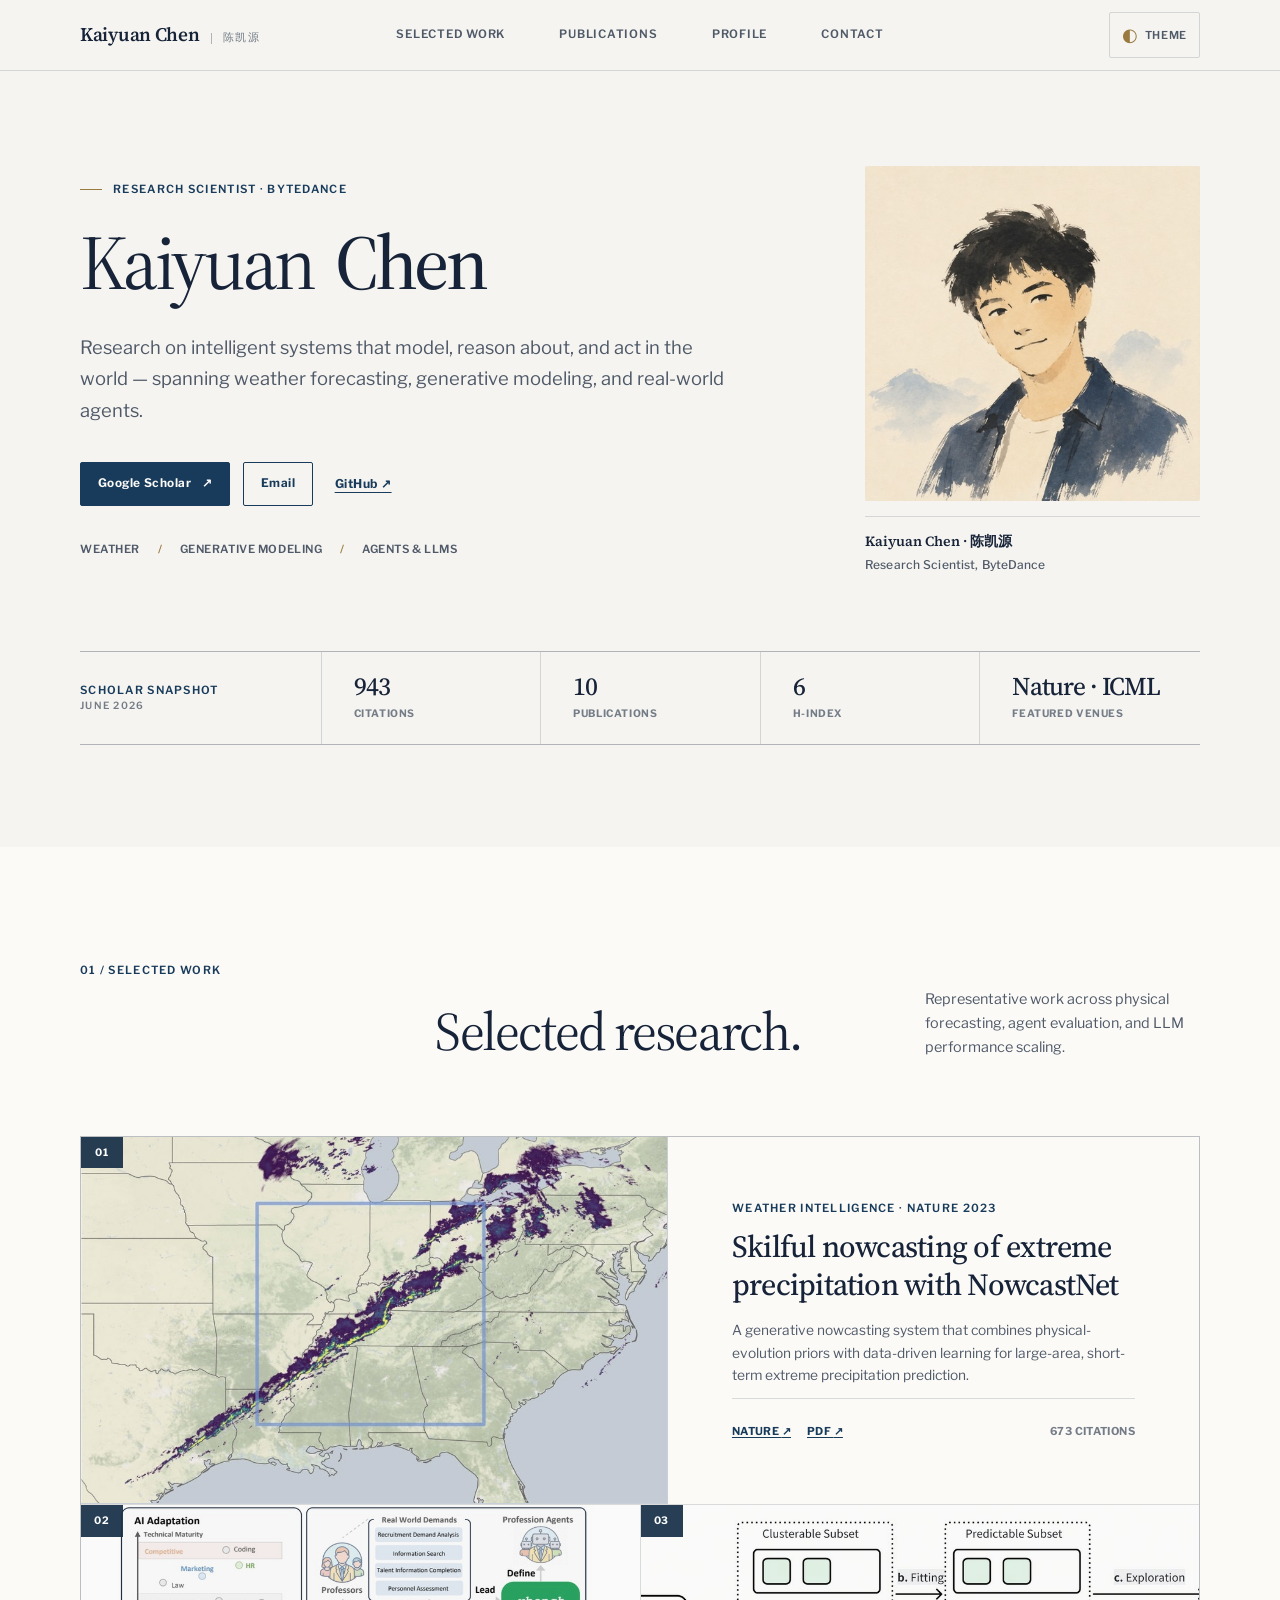
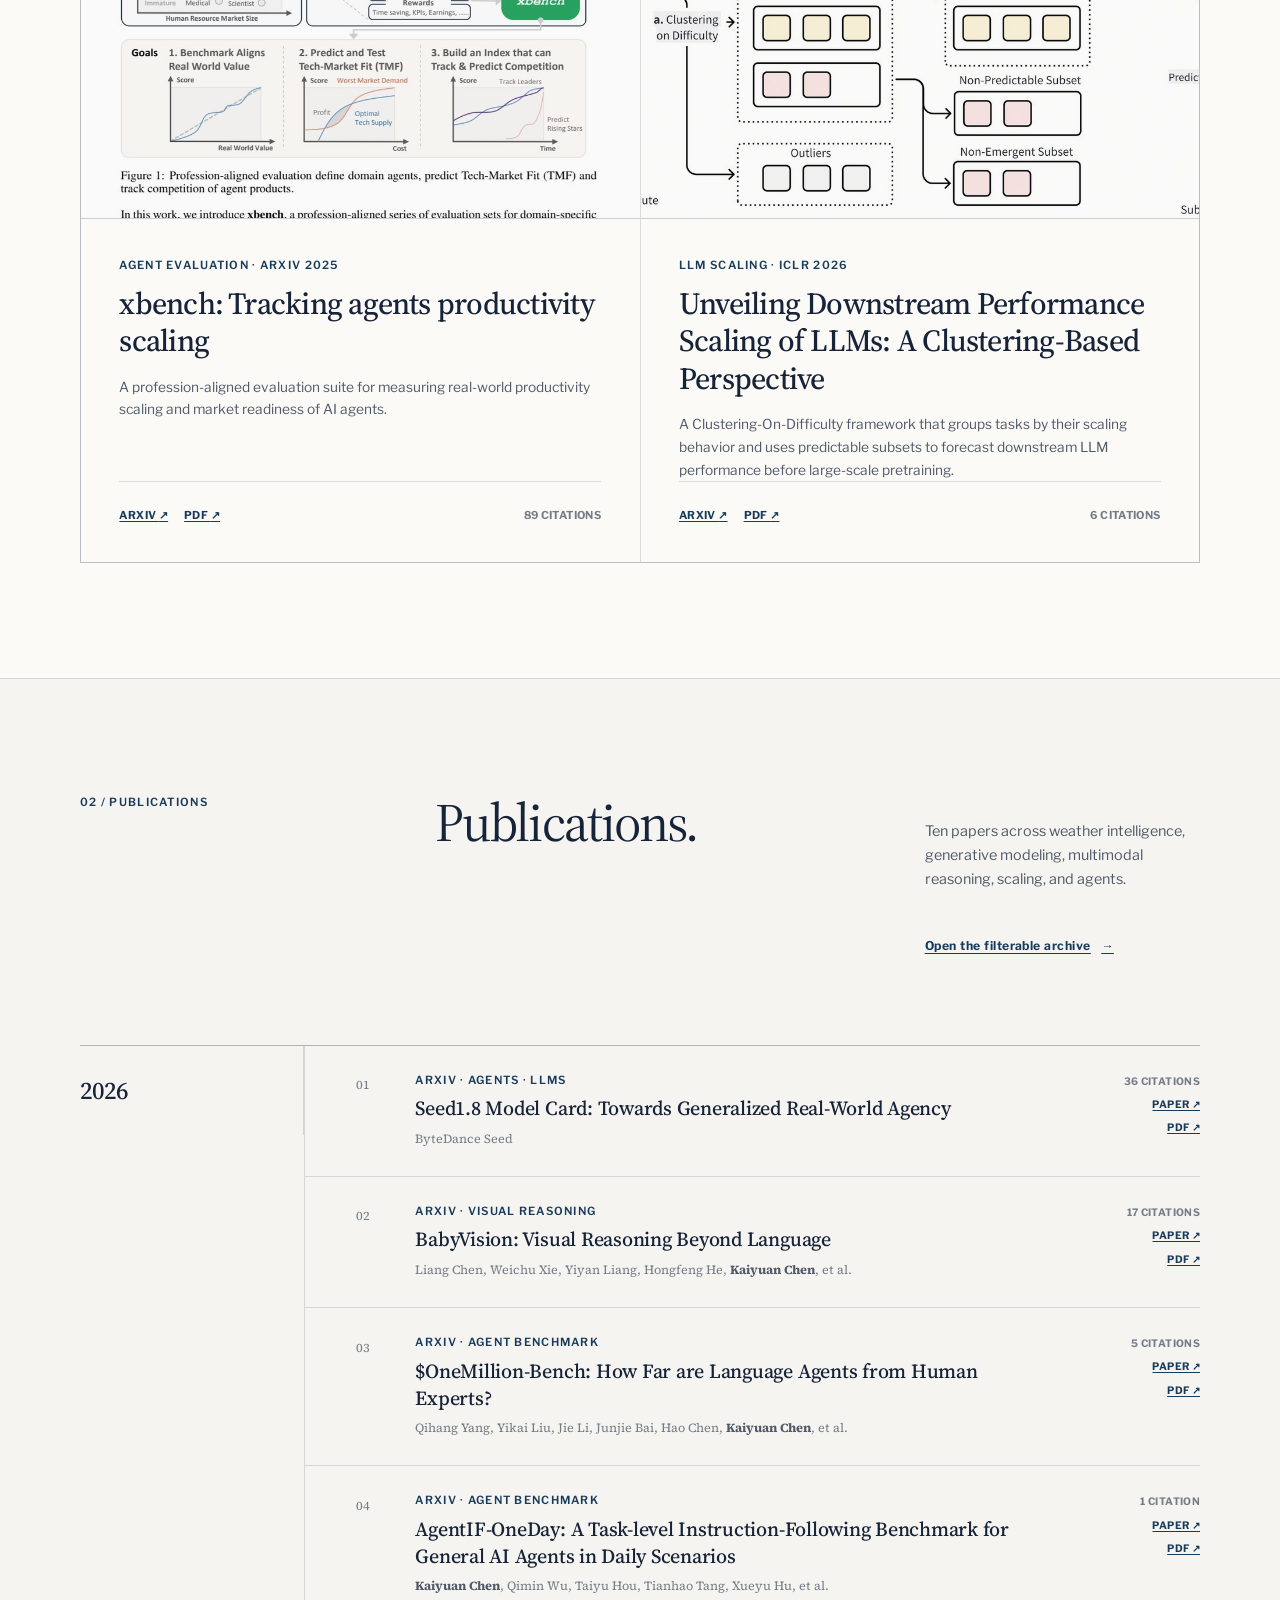
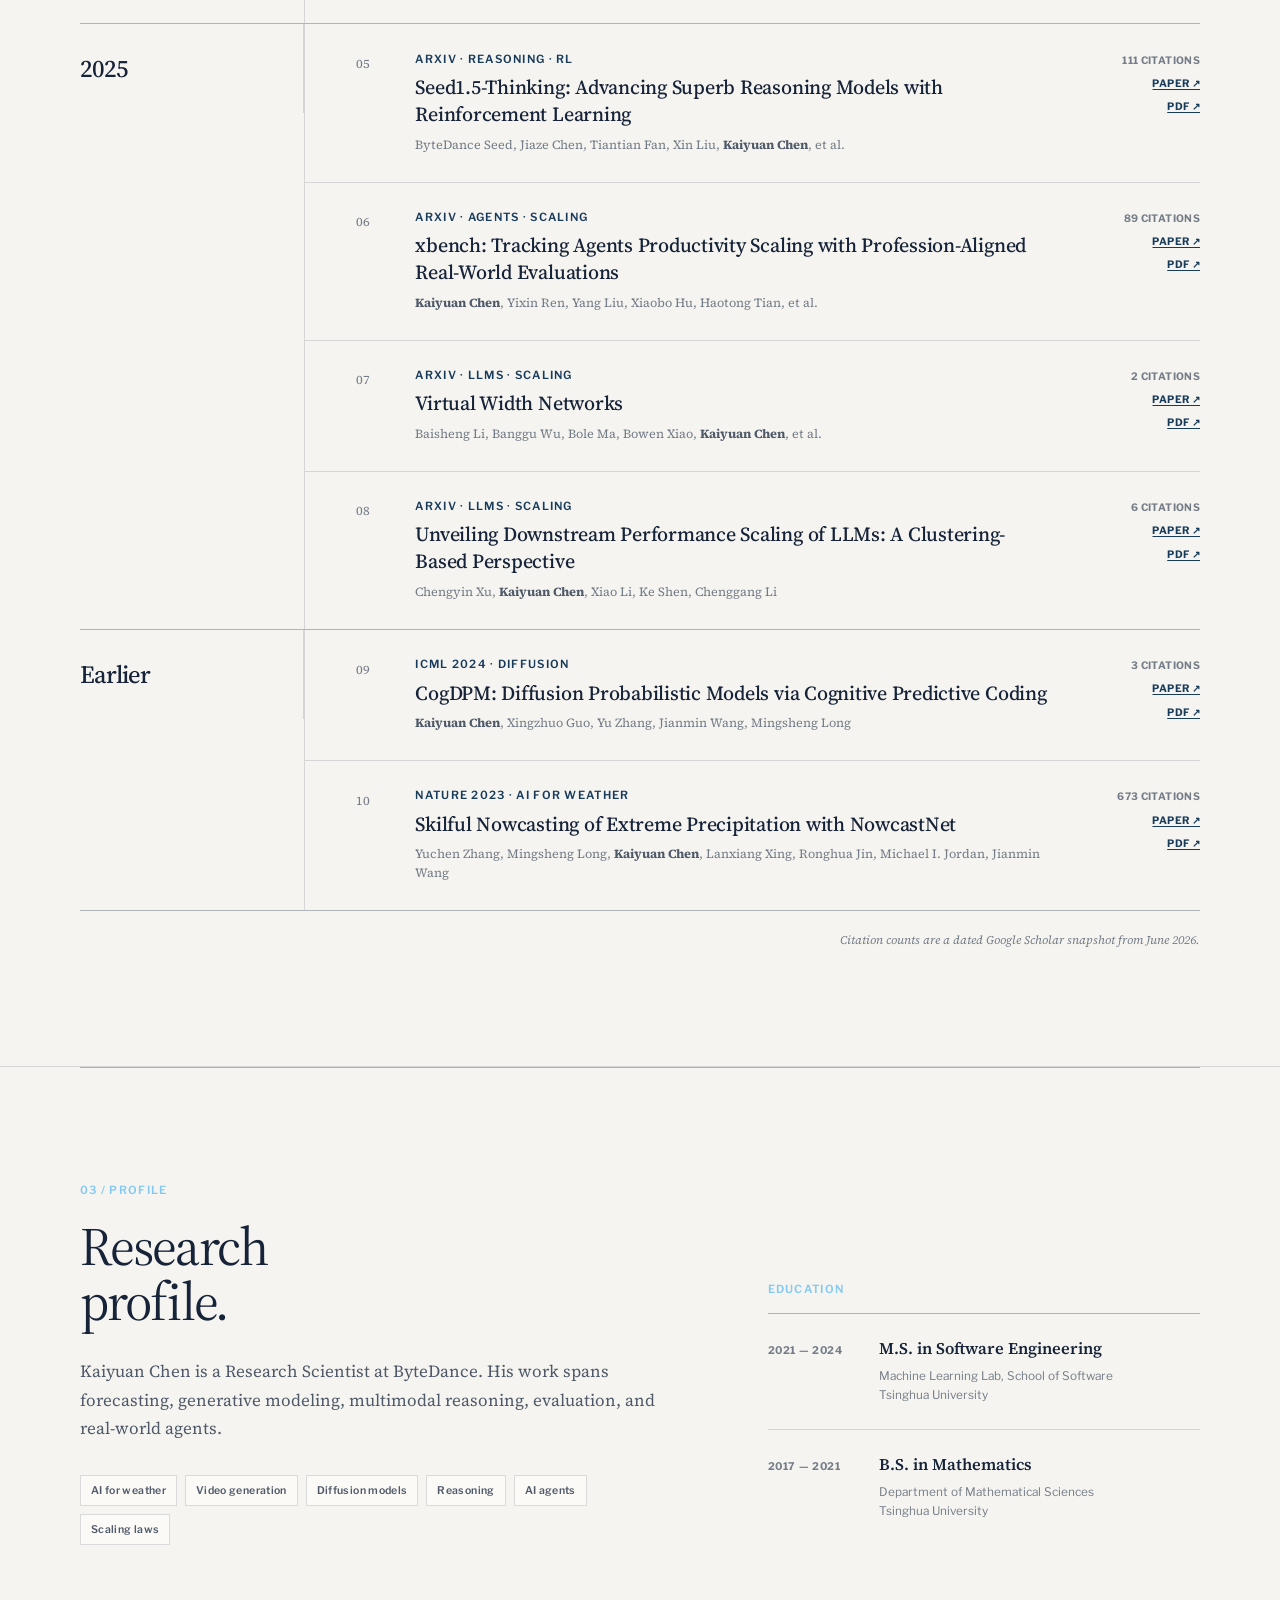
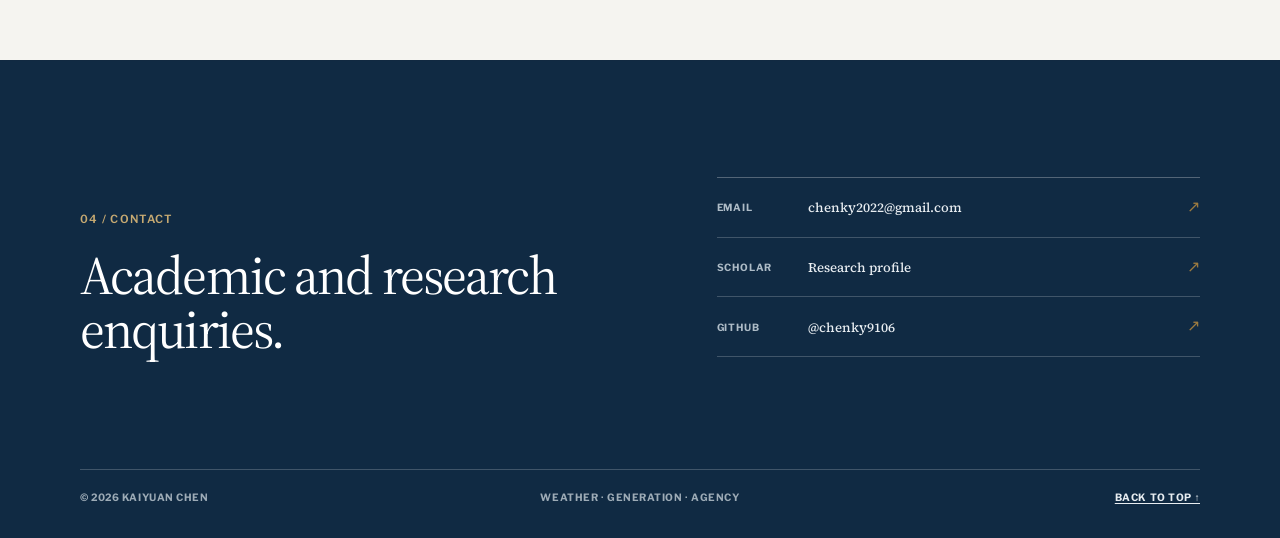
<file: index.html>
<!doctype html>
<html lang="en">
<head>
    <meta charset="utf-8">
    <meta name="viewport" content="width=device-width, initial-scale=1">
    <meta name="google-site-verification" content="_TXL0uExt86lhi8fYsj2cpOaItokZd3a06CnwmQAgdk" />
    <meta name="theme-color" content="#F5F4F0">

    <title>Kaiyuan Chen | AI Systems from Prediction to Action</title>
    <meta name="description" content="Kaiyuan Chen is a research scientist working on AI for weather forecasting, generative modeling, reasoning, and real-world agents.">
    <meta name="keywords" content="Kaiyuan Chen, Chen Kaiyuan, ByteDance, AI for Weather, Generative Modeling, AI Agents, Large Language Models, Tsinghua University">
    <meta name="author" content="Kaiyuan Chen">
    <meta name="robots" content="index,follow,max-image-preview:large,max-snippet:-1,max-video-preview:-1">
    <link rel="canonical" href="https://chenky9106.github.io/">
    <link rel="sitemap" type="application/xml" title="Sitemap" href="https://chenky9106.github.io/sitemap.xml">

    <meta property="og:type" content="profile">
    <meta property="og:title" content="Kaiyuan Chen | AI Systems from Prediction to Action">
    <meta property="og:description" content="Research across weather forecasting, generative modeling, reasoning, and real-world agents.">
    <meta property="og:url" content="https://chenky9106.github.io/">
    <meta property="og:site_name" content="Kaiyuan Chen">
    <meta property="og:image" content="https://chenky9106.github.io/assets/site/og-home.png?v=20260710-blue">
    <meta property="og:image:width" content="1200">
    <meta property="og:image:height" content="630">
    <meta property="og:image:alt" content="Kaiyuan Chen — AI systems from prediction to action">
    <meta name="twitter:card" content="summary_large_image">
    <meta name="twitter:title" content="Kaiyuan Chen | AI Systems from Prediction to Action">
    <meta name="twitter:description" content="Research across weather forecasting, generative modeling, reasoning, and real-world agents.">
    <meta name="twitter:image" content="https://chenky9106.github.io/assets/site/og-home.png?v=20260710-blue">

    <link rel="preconnect" href="https://fonts.googleapis.com">
    <link rel="preconnect" href="https://fonts.gstatic.com" crossorigin>
    <link href="https://fonts.googleapis.com/css2?family=Libre+Franklin:wght@400;500;600;700&amp;family=Source+Serif+4:opsz,wght@8..60,400;8..60,500;8..60,600&amp;display=swap" rel="stylesheet">
    <link rel="icon" href="assets/site/favicon.ico?v=20260710" type="image/x-icon">
    <link rel="stylesheet" href="assets/home-formal.css?v=20260905-portrait">

    <script>
        (function () {
            try {
                var savedTheme = localStorage.getItem('theme');
                var darkPreferred = window.matchMedia('(prefers-color-scheme: dark)').matches;
                if (savedTheme === 'dark' || (!savedTheme && darkPreferred)) {
                    document.documentElement.dataset.theme = 'dark';
                }
            } catch (error) {
                // The light theme remains a complete fallback when storage is unavailable.
            }
        }());
    </script>

    <script type="application/ld+json">
        {
            "@context": "https://schema.org",
            "@graph": [
                {
                    "@type": "WebSite",
                    "@id": "https://chenky9106.github.io/#website",
                    "url": "https://chenky9106.github.io/",
                    "name": "Kaiyuan Chen"
                },
                {
                    "@type": "Person",
                    "@id": "https://chenky9106.github.io/#person",
                    "name": "Kaiyuan Chen",
                    "alternateName": "陈凯源",
                    "url": "https://chenky9106.github.io/",
                    "image": "https://chenky9106.github.io/assets/images/profile-xieyi-web.jpg",
                    "jobTitle": "Research Scientist",
                    "worksFor": {
                        "@type": "Organization",
                        "name": "ByteDance"
                    },
                    "alumniOf": {
                        "@type": "CollegeOrUniversity",
                        "name": "Tsinghua University"
                    },
                    "sameAs": [
                        "https://scholar.google.com/citations?user=1bKT6toAAAAJ&hl=en",
                        "https://github.com/chenky9106"
                    ],
                    "knowsAbout": [
                        "AI for Weather Forecasting",
                        "Generative Modeling",
                        "Diffusion Models",
                        "AI Agents",
                        "Large Language Models",
                        "Scaling Laws"
                    ]
                },
                {
                    "@type": "ProfilePage",
                    "@id": "https://chenky9106.github.io/#page",
                    "url": "https://chenky9106.github.io/",
                    "name": "Kaiyuan Chen | AI Systems from Prediction to Action",
                    "description": "Research across weather forecasting, generative modeling, reasoning, and real-world agents.",
                    "isPartOf": { "@id": "https://chenky9106.github.io/#website" },
                    "about": { "@id": "https://chenky9106.github.io/#person" },
                    "primaryImageOfPage": {
                        "@type": "ImageObject",
                        "url": "https://chenky9106.github.io/assets/site/og-home.png?v=20260710-blue"
                    }
                }
            ]
        }
    </script>
    <script src="assets/home.js?v=20260829" defer></script>
</head>

<body>
    <a class="skip-link" href="#main-content">Skip to content</a>

    <header class="site-header" data-header>
        <div class="shell nav-shell">
            <a class="brand" href="#top" aria-label="Kaiyuan Chen, home">
                <span>Kaiyuan Chen</span><span class="brand-dot" aria-hidden="true">陈凯源</span>
            </a>

            <nav class="site-nav" aria-label="Primary navigation">
                <div class="nav-links" id="site-menu">
                    <a href="#work">Selected work</a>
                    <a href="#publications">Publications</a>
                    <a href="#profile">Profile</a>
                    <a href="#contact">Contact</a>
                </div>
            </nav>

            <div class="nav-actions">
                <button class="theme-toggle" type="button" data-theme-toggle aria-label="Switch to dark theme" aria-pressed="false">
                    <span class="theme-icon" aria-hidden="true">◐</span>
                    <span class="theme-label">Theme</span>
                </button>
                <button class="menu-toggle" type="button" data-menu-toggle aria-label="Toggle navigation" aria-controls="site-menu" aria-expanded="false">
                    <span>Menu</span>
                    <span class="menu-mark" aria-hidden="true"></span>
                </button>
            </div>
        </div>
    </header>

    <main id="main-content">
        <section class="hero" id="top" aria-labelledby="hero-title">
            <div class="hero-field" aria-hidden="true"></div>
            <div class="shell hero-grid">
                <div class="hero-copy">
                    <p class="eyebrow"><span class="signal-dot" aria-hidden="true"></span>Research Scientist · ByteDance</p>
                    <h1 id="hero-title"><span>Kaiyuan</span> <em>Chen</em></h1>
                    <p class="hero-statement">
                        Research on intelligent systems that model, reason about, and act in the world — spanning weather forecasting, generative modeling, and real-world agents.
                    </p>
                    <div class="hero-actions" aria-label="Profile links">
                        <a class="button button-primary" href="https://scholar.google.com/citations?user=1bKT6toAAAAJ&amp;hl=en" target="_blank" rel="noopener noreferrer">Google Scholar <span aria-hidden="true">↗</span></a>
                        <a class="button button-secondary" href="mailto:chenky2022@gmail.com">Email</a>
                        <a class="text-link" href="https://github.com/chenky9106" target="_blank" rel="noopener noreferrer">GitHub <span aria-hidden="true">↗</span></a>
                    </div>
                    <p class="hero-domains"><span>Weather</span><span>Generative modeling</span><span>Agents &amp; LLMs</span></p>
                </div>

                <div class="hero-visual" data-animate>
                    <div class="portrait-backdrop" aria-hidden="true"></div>
                    <figure class="portrait-card">
                        <img src="assets/images/profile-xieyi-web.jpg"
                             srcset="assets/images/profile-xieyi-small.jpg 480w, assets/images/profile-xieyi-web.jpg 960w"
                             sizes="(max-width: 425px) calc(100vw - 30px), 390px"
                             alt="Expressive ink-and-watercolor portrait of Kaiyuan Chen"
                             width="960" height="960" fetchpriority="high">
                        <figcaption>
                            <span>Kaiyuan Chen · 陈凯源</span>
                            <strong>Research Scientist, ByteDance</strong>
                        </figcaption>
                    </figure>
                    <p class="coordinate-note" aria-hidden="true">Artificial Intelligence<br>Forecasting · Reasoning · Agency</p>
                </div>
            </div>

            <div class="shell scholar-snapshot" aria-label="Google Scholar snapshot, June 2026">
                <p class="snapshot-label">Scholar snapshot <span>June 2026</span></p>
                <dl>
                    <div><dt>943</dt><dd>Citations</dd></div>
                    <div><dt>10</dt><dd>Publications</dd></div>
                    <div><dt>6</dt><dd>h-index</dd></div>
                    <div><dt>Nature · ICML</dt><dd>Featured venues</dd></div>
                </dl>
            </div>
        </section>

        <section class="section work-section" id="work" aria-labelledby="work-title">
            <div class="shell">
                <header class="section-heading" data-animate>
                    <p class="section-index">01 / Selected work</p>
                    <div>
                        <h2 id="work-title">Selected research.</h2>
                        <p>Representative work across physical forecasting, agent evaluation, and LLM performance scaling.</p>
                    </div>
                </header>

                <div class="work-grid">
                    <article class="work-card work-card-lead" data-animate>
                        <a class="work-image" href="https://www.nature.com/articles/s41586-023-06184-4" target="_blank" rel="noopener noreferrer" aria-label="Read NowcastNet in Nature">
                            <img src="assets/images/papers/nowcastnet.jpg" alt="NowcastNet precipitation nowcasting visualization" width="960" height="600" loading="lazy" decoding="async">
                            <span class="work-number" aria-hidden="true">01</span>
                        </a>
                        <div class="work-body">
                            <p class="work-kicker">Weather intelligence · Nature 2023</p>
                            <h3><a href="https://www.nature.com/articles/s41586-023-06184-4" target="_blank" rel="noopener noreferrer">Skilful nowcasting of extreme precipitation with NowcastNet</a></h3>
                            <p>A generative nowcasting system that combines physical-evolution priors with data-driven learning for large-area, short-term extreme precipitation prediction.</p>
                            <div class="work-links">
                                <a href="https://www.nature.com/articles/s41586-023-06184-4" target="_blank" rel="noopener noreferrer">Nature <span aria-hidden="true">↗</span></a>
                                <a href="assets/papers/nowcastnet.pdf" target="_blank" rel="noopener noreferrer">PDF <span aria-hidden="true">↗</span></a>
                                <span>673 citations</span>
                            </div>
                        </div>
                    </article>

                    <article class="work-card" data-animate>
                        <a class="work-image" href="https://arxiv.org/abs/2506.13651" target="_blank" rel="noopener noreferrer" aria-label="Read xbench on arXiv">
                            <img src="assets/images/papers/xbench.jpg" alt="xbench real-world agent evaluation framework" width="960" height="600" loading="lazy" decoding="async">
                            <span class="work-number" aria-hidden="true">02</span>
                        </a>
                        <div class="work-body">
                            <p class="work-kicker">Agent evaluation · arXiv 2025</p>
                            <h3><a href="https://arxiv.org/abs/2506.13651" target="_blank" rel="noopener noreferrer">xbench: Tracking agents productivity scaling</a></h3>
                            <p>A profession-aligned evaluation suite for measuring real-world productivity scaling and market readiness of AI agents.</p>
                            <div class="work-links">
                                <a href="https://arxiv.org/abs/2506.13651" target="_blank" rel="noopener noreferrer">arXiv <span aria-hidden="true">↗</span></a>
                                <a href="assets/papers/xbench.pdf" target="_blank" rel="noopener noreferrer">PDF <span aria-hidden="true">↗</span></a>
                                <span>89 citations</span>
                            </div>
                        </div>
                    </article>

                    <article class="work-card" data-animate>
                        <a class="work-image" href="https://arxiv.org/abs/2502.17262" target="_blank" rel="noopener noreferrer" aria-label="Read Unveiling Downstream Performance Scaling of LLMs on arXiv">
                            <img src="assets/images/papers/llm-scaling-clustering.jpg" alt="Clustering-On-Difficulty framework for predicting downstream LLM performance" width="960" height="600" loading="lazy" decoding="async">
                            <span class="work-number" aria-hidden="true">03</span>
                        </a>
                        <div class="work-body">
                            <p class="work-kicker">LLM scaling · ICLR 2026</p>
                            <h3><a href="https://arxiv.org/abs/2502.17262" target="_blank" rel="noopener noreferrer">Unveiling Downstream Performance Scaling of LLMs: A Clustering-Based Perspective</a></h3>
                            <p>A Clustering-On-Difficulty framework that groups tasks by their scaling behavior and uses predictable subsets to forecast downstream LLM performance before large-scale pretraining.</p>
                            <div class="work-links">
                                <a href="https://arxiv.org/abs/2502.17262" target="_blank" rel="noopener noreferrer">arXiv <span aria-hidden="true">↗</span></a>
                                <a href="assets/papers/llm-scaling-clustering.pdf" target="_blank" rel="noopener noreferrer">PDF <span aria-hidden="true">↗</span></a>
                                <span>6 citations</span>
                            </div>
                        </div>
                    </article>
                </div>
            </div>
        </section>

        <section class="section publication-section" id="publications" aria-labelledby="publications-title">
            <div class="shell">
                <header class="section-heading publication-heading" data-animate>
                    <p class="section-index">02 / Publications</p>
                    <div>
                        <h2 id="publications-title">Publications.</h2>
                        <p>Ten papers across weather intelligence, generative modeling, multimodal reasoning, scaling, and agents.</p>
                        <a class="archive-link" href="pages/publications.html">Open the filterable archive <span aria-hidden="true">→</span></a>
                    </div>
                </header>

                <div class="publication-groups">
                    <section class="publication-year" aria-labelledby="year-2026">
                        <h3 id="year-2026">2026</h3>
                        <div class="publication-list">
                            <article class="publication-item" data-animate>
                                <p class="publication-index">01</p>
                                <div class="publication-main">
                                    <p class="publication-venue">arXiv · Agents · LLMs</p>
                                    <h4><a href="https://arxiv.org/abs/2603.20633" target="_blank" rel="noopener noreferrer">Seed1.8 Model Card: Towards Generalized Real-World Agency</a></h4>
                                    <p class="publication-authors">ByteDance Seed</p>
                                </div>
                                <div class="publication-links">
                                    <span>36 citations</span>
                                    <a href="https://arxiv.org/abs/2603.20633" target="_blank" rel="noopener noreferrer">Paper ↗</a>
                                    <a href="assets/papers/seed18-model-card.pdf" target="_blank" rel="noopener noreferrer">PDF ↗</a>
                                </div>
                            </article>
                            <article class="publication-item" data-animate>
                                <p class="publication-index">02</p>
                                <div class="publication-main">
                                    <p class="publication-venue">arXiv · Visual reasoning</p>
                                    <h4><a href="https://arxiv.org/abs/2601.06521" target="_blank" rel="noopener noreferrer">BabyVision: Visual Reasoning Beyond Language</a></h4>
                                    <p class="publication-authors">Liang Chen, Weichu Xie, Yiyan Liang, Hongfeng He, <strong>Kaiyuan Chen</strong>, et al.</p>
                                </div>
                                <div class="publication-links">
                                    <span>17 citations</span>
                                    <a href="https://arxiv.org/abs/2601.06521" target="_blank" rel="noopener noreferrer">Paper ↗</a>
                                    <a href="assets/papers/babyvision.pdf" target="_blank" rel="noopener noreferrer">PDF ↗</a>
                                </div>
                            </article>
                            <article class="publication-item" data-animate>
                                <p class="publication-index">03</p>
                                <div class="publication-main">
                                    <p class="publication-venue">arXiv · Agent benchmark</p>
                                    <h4><a href="https://arxiv.org/abs/2603.07980" target="_blank" rel="noopener noreferrer">$OneMillion-Bench: How Far are Language Agents from Human Experts?</a></h4>
                                    <p class="publication-authors">Qihang Yang, Yikai Liu, Jie Li, Junjie Bai, Hao Chen, <strong>Kaiyuan Chen</strong>, et al.</p>
                                </div>
                                <div class="publication-links">
                                    <span>5 citations</span>
                                    <a href="https://arxiv.org/abs/2603.07980" target="_blank" rel="noopener noreferrer">Paper ↗</a>
                                    <a href="assets/papers/onemillion-bench.pdf" target="_blank" rel="noopener noreferrer">PDF ↗</a>
                                </div>
                            </article>
                            <article class="publication-item" data-animate>
                                <p class="publication-index">04</p>
                                <div class="publication-main">
                                    <p class="publication-venue">arXiv · Agent benchmark</p>
                                    <h4><a href="https://arxiv.org/abs/2601.20613" target="_blank" rel="noopener noreferrer">AgentIF-OneDay: A Task-level Instruction-Following Benchmark for General AI Agents in Daily Scenarios</a></h4>
                                    <p class="publication-authors"><strong>Kaiyuan Chen</strong>, Qimin Wu, Taiyu Hou, Tianhao Tang, Xueyu Hu, et al.</p>
                                </div>
                                <div class="publication-links">
                                    <span>1 citation</span>
                                    <a href="https://arxiv.org/abs/2601.20613" target="_blank" rel="noopener noreferrer">Paper ↗</a>
                                    <a href="assets/papers/agentif-oneday.pdf" target="_blank" rel="noopener noreferrer">PDF ↗</a>
                                </div>
                            </article>
                        </div>
                    </section>

                    <section class="publication-year" aria-labelledby="year-2025">
                        <h3 id="year-2025">2025</h3>
                        <div class="publication-list">
                            <article class="publication-item" data-animate>
                                <p class="publication-index">05</p>
                                <div class="publication-main">
                                    <p class="publication-venue">arXiv · Reasoning · RL</p>
                                    <h4><a href="https://arxiv.org/abs/2504.13914" target="_blank" rel="noopener noreferrer">Seed1.5-Thinking: Advancing Superb Reasoning Models with Reinforcement Learning</a></h4>
                                    <p class="publication-authors">ByteDance Seed, Jiaze Chen, Tiantian Fan, Xin Liu, <strong>Kaiyuan Chen</strong>, et al.</p>
                                </div>
                                <div class="publication-links">
                                    <span>111 citations</span>
                                    <a href="https://arxiv.org/abs/2504.13914" target="_blank" rel="noopener noreferrer">Paper ↗</a>
                                    <a href="assets/papers/seed15-thinking.pdf" target="_blank" rel="noopener noreferrer">PDF ↗</a>
                                </div>
                            </article>
                            <article class="publication-item" data-animate>
                                <p class="publication-index">06</p>
                                <div class="publication-main">
                                    <p class="publication-venue">arXiv · Agents · Scaling</p>
                                    <h4><a href="https://arxiv.org/abs/2506.13651" target="_blank" rel="noopener noreferrer">xbench: Tracking Agents Productivity Scaling with Profession-Aligned Real-World Evaluations</a></h4>
                                    <p class="publication-authors"><strong>Kaiyuan Chen</strong>, Yixin Ren, Yang Liu, Xiaobo Hu, Haotong Tian, et al.</p>
                                </div>
                                <div class="publication-links">
                                    <span>89 citations</span>
                                    <a href="https://arxiv.org/abs/2506.13651" target="_blank" rel="noopener noreferrer">Paper ↗</a>
                                    <a href="assets/papers/xbench.pdf" target="_blank" rel="noopener noreferrer">PDF ↗</a>
                                </div>
                            </article>
                            <article class="publication-item" data-animate>
                                <p class="publication-index">07</p>
                                <div class="publication-main">
                                    <p class="publication-venue">arXiv · LLMs · Scaling</p>
                                    <h4><a href="https://arxiv.org/abs/2511.11238" target="_blank" rel="noopener noreferrer">Virtual Width Networks</a></h4>
                                    <p class="publication-authors">Baisheng Li, Banggu Wu, Bole Ma, Bowen Xiao, <strong>Kaiyuan Chen</strong>, et al.</p>
                                </div>
                                <div class="publication-links">
                                    <span>2 citations</span>
                                    <a href="https://arxiv.org/abs/2511.11238" target="_blank" rel="noopener noreferrer">Paper ↗</a>
                                    <a href="assets/papers/virtual-width-networks.pdf" target="_blank" rel="noopener noreferrer">PDF ↗</a>
                                </div>
                            </article>
                            <article class="publication-item" data-animate>
                                <p class="publication-index">08</p>
                                <div class="publication-main">
                                    <p class="publication-venue">arXiv · LLMs · Scaling</p>
                                    <h4><a href="https://arxiv.org/abs/2502.17262" target="_blank" rel="noopener noreferrer">Unveiling Downstream Performance Scaling of LLMs: A Clustering-Based Perspective</a></h4>
                                    <p class="publication-authors">Chengyin Xu, <strong>Kaiyuan Chen</strong>, Xiao Li, Ke Shen, Chenggang Li</p>
                                </div>
                                <div class="publication-links">
                                    <span>6 citations</span>
                                    <a href="https://arxiv.org/abs/2502.17262" target="_blank" rel="noopener noreferrer">Paper ↗</a>
                                    <a href="assets/papers/llm-scaling-clustering.pdf" target="_blank" rel="noopener noreferrer">PDF ↗</a>
                                </div>
                            </article>
                        </div>
                    </section>

                    <section class="publication-year" aria-labelledby="year-earlier">
                        <h3 id="year-earlier">Earlier</h3>
                        <div class="publication-list">
                            <article class="publication-item" data-animate>
                                <p class="publication-index">09</p>
                                <div class="publication-main">
                                    <p class="publication-venue">ICML 2024 · Diffusion</p>
                                    <h4><a href="https://proceedings.mlr.press/v235/chen24o.html" target="_blank" rel="noopener noreferrer">CogDPM: Diffusion Probabilistic Models via Cognitive Predictive Coding</a></h4>
                                    <p class="publication-authors"><strong>Kaiyuan Chen</strong>, Xingzhuo Guo, Yu Zhang, Jianmin Wang, Mingsheng Long</p>
                                </div>
                                <div class="publication-links">
                                    <span>3 citations</span>
                                    <a href="https://proceedings.mlr.press/v235/chen24o.html" target="_blank" rel="noopener noreferrer">Paper ↗</a>
                                    <a href="assets/papers/cogdpm.pdf" target="_blank" rel="noopener noreferrer">PDF ↗</a>
                                </div>
                            </article>
                            <article class="publication-item" data-animate>
                                <p class="publication-index">10</p>
                                <div class="publication-main">
                                    <p class="publication-venue">Nature 2023 · AI for weather</p>
                                    <h4><a href="https://www.nature.com/articles/s41586-023-06184-4" target="_blank" rel="noopener noreferrer">Skilful Nowcasting of Extreme Precipitation with NowcastNet</a></h4>
                                    <p class="publication-authors">Yuchen Zhang, Mingsheng Long, <strong>Kaiyuan Chen</strong>, Lanxiang Xing, Ronghua Jin, Michael I. Jordan, Jianmin Wang</p>
                                </div>
                                <div class="publication-links">
                                    <span>673 citations</span>
                                    <a href="https://www.nature.com/articles/s41586-023-06184-4" target="_blank" rel="noopener noreferrer">Paper ↗</a>
                                    <a href="assets/papers/nowcastnet.pdf" target="_blank" rel="noopener noreferrer">PDF ↗</a>
                                </div>
                            </article>
                        </div>
                    </section>
                </div>
                <p class="citation-note">Citation counts are a dated Google Scholar snapshot from June 2026.</p>
            </div>
        </section>

        <section class="section profile-section" id="profile" aria-labelledby="profile-title">
            <div class="shell profile-panel">
                <div class="profile-intro" data-animate>
                    <p class="section-index">03 / Profile</p>
                    <h2 id="profile-title">Research profile.</h2>
                    <p>Kaiyuan Chen is a Research Scientist at ByteDance. His work spans forecasting, generative modeling, multimodal reasoning, evaluation, and real-world agents.</p>
                    <div class="profile-topics" aria-label="Research interests">
                        <span>AI for weather</span>
                        <span>Video generation</span>
                        <span>Diffusion models</span>
                        <span>Reasoning</span>
                        <span>AI agents</span>
                        <span>Scaling laws</span>
                    </div>
                </div>

                <div class="education" data-animate>
                    <p class="education-label">Education</p>
                    <article>
                        <p class="education-date">2021 — 2024</p>
                        <div>
                            <h3>M.S. in Software Engineering</h3>
                            <p>Machine Learning Lab, School of Software<br>Tsinghua University</p>
                        </div>
                    </article>
                    <article>
                        <p class="education-date">2017 — 2021</p>
                        <div>
                            <h3>B.S. in Mathematics</h3>
                            <p>Department of Mathematical Sciences<br>Tsinghua University</p>
                        </div>
                    </article>
                </div>
            </div>
        </section>
    </main>

    <footer class="site-footer" id="contact">
        <div class="shell footer-grid">
            <div>
                <p class="footer-kicker">04 / Contact</p>
                <h2>Academic and research enquiries.</h2>
            </div>
            <div class="footer-links">
                <a href="mailto:chenky2022@gmail.com"><span>Email</span><strong>chenky2022@gmail.com</strong><span aria-hidden="true">↗</span></a>
                <a href="https://scholar.google.com/citations?user=1bKT6toAAAAJ&amp;hl=en" target="_blank" rel="noopener noreferrer"><span>Scholar</span><strong>Research profile</strong><span aria-hidden="true">↗</span></a>
                <a href="https://github.com/chenky9106" target="_blank" rel="noopener noreferrer"><span>GitHub</span><strong>@chenky9106</strong><span aria-hidden="true">↗</span></a>
            </div>
        </div>
        <div class="shell footer-bottom">
            <p>© <span data-current-year>2026</span> Kaiyuan Chen</p>
            <p>Weather · Generation · Agency</p>
            <a href="#top">Back to top ↑</a>
        </div>
    </footer>
</body>
</html>
</file>
<file: assets/home-formal.css>
@import url("home.css?v=20260710-blue");

:root {
    --paper: #f5f4f0;
    --paper-soft: #f5f4f0;
    --paper-raised: #fbfaf7;
    --ink: #172338;
    --ink-soft: #4f5968;
    --ink-faint: #747c87;
    --teal: #183b5b;
    --teal-bright: #244f73;
    --sky: #8aa4b9;
    --coral: #9b7a40;
    --lime: #e7edf2;
    --line: rgba(23, 35, 56, 0.15);
    --line-strong: rgba(23, 35, 56, 0.31);
    --shadow: 0 22px 65px rgba(24, 40, 57, 0.11);
    --header-bg: rgba(245, 244, 240, 0.94);
    --serif: "Source Serif 4", Georgia, "Times New Roman", serif;
    --sans: "Libre Franklin", "Helvetica Neue", Arial, sans-serif;
    --shell: min(1120px, calc(100vw - 56px));
    --section-space: clamp(5.25rem, 9vw, 8rem);
}

html[data-theme="dark"] {
    --paper: #101720;
    --paper-soft: #101720;
    --paper-raised: #161f2a;
    --ink: #edf1f4;
    --ink-soft: #bdc5cc;
    --ink-faint: #919ca6;
    --teal: #9ebbd0;
    --teal-bright: #bed1df;
    --sky: #7898ae;
    --coral: #c6a66c;
    --lime: #1b2a37;
    --line: rgba(237, 241, 244, 0.16);
    --line-strong: rgba(237, 241, 244, 0.32);
    --shadow: 0 24px 70px rgba(0, 0, 0, 0.3);
    --header-bg: rgba(16, 23, 32, 0.94);
}

body,
html[data-theme="dark"] body {
    background: var(--paper);
    font-family: var(--sans);
    line-height: 1.68;
}

body::before {
    display: none;
}

.site-header {
    border-bottom: 1px solid var(--line);
    background: var(--header-bg);
    backdrop-filter: blur(14px);
    -webkit-backdrop-filter: blur(14px);
}

.site-header.is-scrolled,
.site-header[data-menu-open="true"] {
    border-color: var(--line);
    background: var(--header-bg);
    box-shadow: 0 6px 24px rgba(17, 30, 43, 0.04);
    backdrop-filter: blur(14px);
}

.nav-shell {
    min-height: 70px;
}

.brand {
    display: inline-flex;
    align-items: baseline;
    gap: 0.7rem;
    font-family: var(--serif);
    font-size: 1.2rem;
    font-weight: 600;
    letter-spacing: -0.015em;
}

.brand-dot {
    padding-left: 0.7rem;
    border-left: 1px solid var(--line-strong);
    color: var(--ink-faint);
    font-family: var(--sans);
    font-size: 0.66rem;
    font-weight: 500;
    letter-spacing: 0.14em;
}

.nav-links {
    gap: clamp(1.15rem, 2.5vw, 2.2rem);
}

.nav-links a {
    color: var(--ink-soft);
    font-size: 0.72rem;
    font-weight: 600;
    letter-spacing: 0.065em;
    text-transform: uppercase;
}

.nav-links a::after {
    height: 1px;
    background: var(--coral);
}

.nav-actions {
    margin-left: 2rem;
}

.theme-toggle,
.menu-toggle {
    min-height: 36px;
    padding: 0.45rem 0.75rem;
    border-color: var(--line);
    border-radius: 2px;
    color: var(--ink-soft);
    background: transparent;
    box-shadow: none;
}

.theme-toggle:hover,
.menu-toggle:hover {
    border-color: var(--line-strong);
    color: var(--ink);
    background: var(--paper-raised);
    transform: none;
}

.theme-icon {
    color: var(--coral);
}

.theme-label,
.menu-toggle span:first-child {
    font-size: 0.68rem;
    font-weight: 600;
    letter-spacing: 0.06em;
    text-transform: uppercase;
}

.hero {
    min-height: auto;
    padding-top: clamp(9rem, 13vw, 10.5rem);
    padding-bottom: clamp(4.5rem, 8vw, 6.5rem);
}

.hero::before {
    display: none;
}

.hero-field {
    display: none;
}

.hero-field::before,
.hero-field::after {
    display: none;
}

.hero-grid {
    grid-template-columns: minmax(0, 1.35fr) minmax(300px, 0.65fr);
    gap: clamp(3.5rem, 7vw, 6.5rem);
}

.eyebrow,
.section-index,
.work-kicker,
.publication-venue,
.education-label,
.footer-kicker,
.snapshot-label {
    color: var(--teal);
    font-size: 0.7rem;
    font-weight: 600;
    letter-spacing: 0.115em;
    line-height: 1.4;
    text-transform: uppercase;
}

.eyebrow {
    gap: 0.7rem;
    margin-bottom: 1.75rem;
}

.signal-dot {
    width: 22px;
    height: 1px;
    border: 0;
    border-radius: 0;
    background: var(--coral);
    box-shadow: none;
}

.hero h1 {
    max-width: none;
    color: var(--ink);
    font-size: clamp(3.8rem, 6vw, 5.75rem);
    font-weight: 400;
    letter-spacing: -0.048em;
    line-height: 0.96;
}

.hero h1 span,
.hero h1 em {
    display: inline;
}

.hero h1 em {
    margin-left: 0.12em;
    color: var(--ink);
    font-style: normal;
}

.hero-statement {
    max-width: 650px;
    margin-top: 2rem;
    padding-left: 0;
    border-left: 0;
    color: var(--ink-soft);
    font-family: var(--sans);
    font-size: clamp(1rem, 1.45vw, 1.15rem);
    line-height: 1.72;
}

.hero-actions {
    margin-top: 2.2rem;
}

.button {
    min-height: 44px;
    padding: 0.7rem 1.05rem;
    border-color: var(--teal);
    border-radius: 2px;
    font-size: 0.74rem;
    letter-spacing: 0.045em;
    box-shadow: none;
}

.button:hover {
    transform: none;
}

.button-primary {
    color: var(--paper-raised);
    background: var(--teal);
}

.button-primary:hover {
    color: #fff;
    background: var(--teal-bright);
}

.button-secondary {
    color: var(--teal);
    background: transparent;
}

.button-secondary:hover {
    color: var(--teal);
    background: var(--lime);
}

.text-link,
.archive-link {
    color: var(--teal);
    font-size: 0.76rem;
    letter-spacing: 0.04em;
}

.hero-domains {
    gap: 0.4rem 1.1rem;
    margin-top: 2.1rem;
    color: var(--ink-faint);
    font-size: 0.7rem;
    letter-spacing: 0.065em;
    text-transform: uppercase;
}

.hero-domains span {
    padding: 0;
    border: 0;
    border-radius: 0;
    background: transparent;
}

.hero-domains span:not(:last-child)::after {
    display: inline;
    margin-left: 1.1rem;
    color: var(--coral);
    content: "/";
}

.hero-visual {
    width: min(100%, 390px);
    padding: 0;
}

.portrait-backdrop {
    display: none;
}

.portrait-backdrop::before,
.portrait-backdrop::after {
    display: none;
}

.portrait-card {
    overflow: visible;
    padding: 0;
    border: 0;
    background: transparent;
    box-shadow: none;
    transform: none;
}

.portrait-card img {
    width: 100%;
    height: auto;
    aspect-ratio: 1 / 1;
    border: 0;
    border-radius: 2px;
    object-fit: cover;
    object-position: center;
    filter: none;
}

.portrait-card figcaption {
    position: static;
    display: flex;
    flex-direction: column;
    align-items: flex-start;
    gap: 0.3rem;
    margin-top: 0.9rem;
    padding: 0.9rem 0 0;
    border: 0;
    border-top: 1px solid var(--line);
    color: var(--ink);
    background: transparent;
    letter-spacing: normal;
    text-transform: none;
}

.portrait-card figcaption span {
    font-family: var(--serif);
    flex: 0 0 auto;
    font-size: 0.875rem;
    font-weight: 600;
    white-space: nowrap;
}

.portrait-card figcaption strong {
    max-width: 100%;
    color: var(--ink-soft);
    font-size: 0.75rem;
    font-weight: 500;
    letter-spacing: 0.01em;
    line-height: 1.5;
    text-align: left;
    text-transform: none;
}

.coordinate-note {
    display: none;
}

.scholar-snapshot {
    grid-template-columns: 1.1fr 4fr;
    margin-top: clamp(3.5rem, 6vw, 5rem);
    border: 0;
    border-top: 1px solid var(--line-strong);
    border-bottom: 1px solid var(--line-strong);
    border-radius: 0;
    background: transparent;
    box-shadow: none;
}

.snapshot-label {
    padding: 1.5rem 1.4rem 1.5rem 0;
    border-right: 1px solid var(--line);
}

.scholar-snapshot dl > div {
    min-height: 92px;
    padding: 1rem clamp(1rem, 2.5vw, 2rem);
    border-right: 1px solid var(--line);
}

.scholar-snapshot dl > div:last-child {
    border-right: 0;
}

.scholar-snapshot dt {
    color: var(--ink);
    font-size: clamp(1.45rem, 2vw, 1.85rem);
}

.scholar-snapshot dd {
    color: var(--ink-faint);
    font-size: 0.64rem;
    letter-spacing: 0.06em;
    text-transform: uppercase;
}

.section-heading {
    grid-template-columns: 1fr 2.75fr;
    gap: clamp(2rem, 6vw, 6rem);
    margin-bottom: clamp(3.25rem, 6vw, 5.5rem);
}

.section-heading > div {
    display: grid;
    grid-template-columns: minmax(0, 1.35fr) minmax(230px, 0.9fr);
    gap: clamp(2rem, 6vw, 5rem);
    align-items: end;
}

.section-heading h2,
.profile-intro h2,
.site-footer h2 {
    color: var(--ink);
    font-size: clamp(2.55rem, 4.2vw, 3.85rem);
    font-weight: 400;
    letter-spacing: -0.035em;
    line-height: 1.02;
}

.section-heading > div > p {
    color: var(--ink-soft);
    font-size: 0.9rem;
}

.work-section {
    background: var(--paper-raised);
}

.work-section::before {
    display: none;
}

.work-grid {
    grid-template-columns: repeat(2, minmax(0, 1fr));
    gap: 1px;
    overflow: hidden;
    border: 1px solid var(--line);
    background: var(--line);
}

.work-card,
.work-card-lead {
    display: grid;
    grid-template-columns: 1fr;
    grid-template-rows: auto 1fr;
    border: 0;
    border-radius: 0;
    background: var(--paper-raised);
    box-shadow: none;
}

.work-card-lead {
    grid-column: 1 / -1;
    grid-row: auto;
    grid-template-columns: 1.05fr 0.95fr;
    grid-template-rows: none;
}

.work-card:hover {
    border-color: transparent;
    box-shadow: none;
    transform: none;
}

.work-image {
    border-bottom: 1px solid var(--line);
    border-radius: 0;
    background: var(--lime);
}

.work-card-lead .work-image {
    aspect-ratio: auto;
    border-right: 1px solid var(--line);
}

.work-card:not(.work-card-lead) .work-image {
    aspect-ratio: 16 / 9;
}

.work-image img {
    filter: saturate(0.72) contrast(0.96);
}

.work-card:hover .work-image img {
    transform: scale(1.018);
    filter: saturate(0.94) contrast(1);
}

.work-number {
    top: 0;
    right: auto;
    left: 0;
    min-width: 42px;
    padding: 0.45rem 0.55rem;
    border: 0;
    border-radius: 0;
    color: #fff;
    background: rgba(16, 42, 67, 0.9);
    font-size: 0.64rem;
}

.work-body,
.work-card-lead .work-body {
    padding: clamp(1.6rem, 3vw, 2.5rem);
}

.work-card-lead .work-body {
    justify-content: center;
    padding: clamp(2rem, 5vw, 4.25rem);
}

.work-card h3 {
    margin-top: 0.72rem;
    color: var(--ink);
    font-size: clamp(1.45rem, 2.4vw, 2rem);
    font-weight: 500;
    letter-spacing: -0.025em;
    line-height: 1.22;
}

.work-body > p:not(.work-kicker) {
    color: var(--ink-soft);
    font-size: 0.86rem;
}

.work-links {
    padding-top: 1.45rem;
    border-top: 1px solid var(--line);
    color: var(--ink-faint);
    font-size: 0.68rem;
    letter-spacing: 0.035em;
    text-transform: uppercase;
}

.work-links a,
.publication-links a {
    color: var(--teal);
}

.publication-section {
    border-top: 1px solid var(--line);
    background: var(--paper);
}

.publication-heading > div {
    align-items: start;
}

.publication-heading .archive-link {
    grid-column: 2;
    margin-top: -2rem;
}

.publication-groups {
    border-top: 1px solid var(--line-strong);
}

.publication-year {
    grid-template-columns: 1fr 4fr;
    border-bottom: 1px solid var(--line-strong);
}

.publication-year > h3 {
    padding: 2rem 1.5rem 2rem 0;
    border-right: 1px solid var(--line);
    color: var(--ink);
    font-size: 1.55rem;
    font-weight: 500;
}

.publication-item {
    grid-template-columns: 40px minmax(0, 1fr) 125px;
    gap: 1.2rem;
    padding: 1.7rem 0 1.7rem clamp(1.5rem, 4vw, 3.5rem);
    border-color: var(--line);
}

.publication-item:hover {
    background: var(--paper-raised);
}

.publication-index {
    color: var(--ink-faint);
    font-family: var(--serif);
    font-size: 0.78rem;
}

.publication-main h4 {
    margin-top: 0.42rem;
    color: var(--ink);
    font-size: clamp(1.05rem, 1.8vw, 1.25rem);
    font-weight: 500;
    letter-spacing: -0.012em;
    line-height: 1.35;
}

.publication-authors {
    margin-top: 0.48rem;
    color: var(--ink-faint);
    font-family: var(--serif);
    font-size: 0.78rem;
    line-height: 1.5;
}

.publication-authors strong {
    color: var(--ink-soft);
}

.publication-links {
    gap: 0.38rem;
    color: var(--ink-faint);
    font-size: 0.64rem;
    letter-spacing: 0.035em;
    text-transform: uppercase;
}

.citation-note {
    color: var(--ink-faint);
    font-family: var(--serif);
    font-size: 0.74rem;
    font-style: italic;
}

.profile-section {
    padding-top: 0;
    background: var(--paper);
}

.profile-panel {
    grid-template-columns: 1.15fr 0.85fr;
    gap: clamp(3rem, 8vw, 7rem);
    padding: var(--section-space) 0 0;
    border: 0;
    border-top: 1px solid var(--line-strong);
    border-radius: 0;
    background: transparent;
    box-shadow: none;
}

.profile-panel::after {
    display: none;
}

.profile-intro > p:not(.section-index) {
    max-width: 620px;
    color: var(--ink-soft);
    font-family: var(--serif);
    font-size: 1.06rem;
}

.profile-topics {
    gap: 0.5rem;
}

.profile-topics span {
    padding: 0.36rem 0.62rem;
    border: 1px solid var(--line);
    border-radius: 0;
    color: var(--ink-soft);
    background: var(--paper-raised);
    font-size: 0.66rem;
    letter-spacing: 0.035em;
}

.education {
    padding: 0.4rem 0 0;
    border: 0;
    border-radius: 0;
    background: transparent;
}

.education-label {
    padding-bottom: 1rem;
    border-bottom: 1px solid var(--line-strong);
}

.education article {
    grid-template-columns: 95px 1fr;
    gap: 1rem;
    padding: 1.55rem 0;
    border-color: var(--line);
}

.education-date {
    color: var(--ink-faint);
    font-size: 0.66rem;
}

.education h3 {
    color: var(--ink);
    font-family: var(--serif);
    font-size: 1.02rem;
    font-weight: 600;
}

.education article div p {
    color: var(--ink-faint);
    font-size: 0.74rem;
}

.site-footer,
html[data-theme="dark"] .site-footer {
    color: #e8edf1;
    background: #102a43;
}

.footer-grid {
    grid-template-columns: 1.05fr 0.95fr;
    gap: clamp(3rem, 8vw, 7rem);
}

.footer-kicker {
    color: #c7aa72;
}

.site-footer h2 {
    max-width: 610px;
    color: #fff;
}

.footer-links {
    border-color: rgba(255, 255, 255, 0.28);
}

.footer-links a {
    grid-template-columns: 75px 1fr auto;
    padding: 1rem 0;
    border-color: rgba(255, 255, 255, 0.2);
}

.footer-links a > span:first-child {
    color: #aebcc7;
    font-size: 0.62rem;
    letter-spacing: 0.08em;
    text-transform: uppercase;
}

.footer-links strong {
    font-family: var(--serif);
    font-size: 0.96rem;
    font-weight: 500;
}

.footer-bottom {
    border-color: rgba(255, 255, 255, 0.2);
    color: #9eacb7;
    font-size: 0.63rem;
    letter-spacing: 0.055em;
    text-transform: uppercase;
}

.footer-bottom a {
    color: #e8edf1;
}

@media (max-width: 1080px) {
    .hero-grid {
        grid-template-columns: minmax(0, 1fr) minmax(285px, 0.7fr);
        gap: 3rem;
    }

    .section-heading {
        grid-template-columns: 0.75fr 2.75fr;
    }

    .section-heading > div {
        gap: 2.5rem;
    }

    .publication-item {
        grid-template-columns: 32px minmax(0, 1fr) 105px;
    }
}

@media (max-width: 860px) {
    :root {
        --shell: min(100% - 36px, 720px);
    }

    .nav-actions {
        margin-left: auto;
    }

    .site-header[data-menu-open="true"] .site-nav {
        border-color: var(--line);
        background: var(--header-bg);
    }

    .hero {
        padding-top: 8.5rem;
    }

    .hero-grid {
        grid-template-columns: 1fr;
    }

    .hero-copy {
        max-width: 690px;
    }

    .hero-visual {
        display: block;
        justify-self: start;
        max-width: 390px;
        padding-right: 0;
    }

    .portrait-backdrop {
        right: auto;
        left: 12rem;
    }

    .scholar-snapshot {
        grid-template-columns: 1fr;
    }

    .snapshot-label {
        flex-direction: row;
        justify-content: flex-start;
        padding: 1rem 0;
        border-right: 0;
        border-bottom: 1px solid var(--line);
    }

    .section-heading {
        grid-template-columns: 1fr;
        gap: 1.25rem;
    }

    .work-card-lead {
        grid-template-columns: 1fr;
    }

    .work-card-lead .work-image {
        border-right: 0;
    }

    .publication-year {
        grid-template-columns: 100px 1fr;
    }

    .publication-item {
        padding-left: 1.5rem;
    }

    .profile-panel,
    .footer-grid {
        grid-template-columns: 1fr;
    }
}

@media (max-width: 640px) {
    :root {
        --shell: calc(100vw - 30px);
        --section-space: 4.5rem;
    }

    .nav-shell {
        min-height: 66px;
    }

    .brand {
        font-size: 1rem;
    }

    .brand-dot,
    .theme-label {
        display: none;
    }

    .theme-toggle,
    .menu-toggle {
        min-height: 34px;
        padding: 0.4rem 0.58rem;
    }

    .hero {
        padding-top: 7.5rem;
    }

    .hero h1 {
        font-size: clamp(3.55rem, 20vw, 5.3rem);
    }

    .hero h1 span,
    .hero h1 em {
        display: block;
    }

    .hero h1 em {
        margin-left: 0;
    }

    .hero-statement {
        margin-top: 1.85rem;
        padding-left: 1rem;
        font-size: 1.08rem;
    }

    .hero-domains {
        display: grid;
        gap: 0.35rem;
    }

    .hero-domains span:not(:last-child)::after {
        display: none;
    }

    .hero-visual {
        display: block;
    }

    .portrait-backdrop {
        right: -0.5rem;
        left: auto;
    }

    .scholar-snapshot dl {
        grid-template-columns: repeat(2, 1fr);
    }

    .scholar-snapshot dl > div:nth-child(2) {
        border-right: 0;
    }

    .scholar-snapshot dl > div:nth-child(n+3) {
        border-top: 1px solid var(--line);
    }

    .section-heading > div {
        grid-template-columns: 1fr;
        gap: 1.2rem;
    }

    .section-heading h2,
    .profile-intro h2,
    .site-footer h2 {
        font-size: clamp(2.4rem, 13vw, 3.7rem);
    }

    .work-grid {
        grid-template-columns: 1fr;
    }

    .work-card-lead {
        grid-column: auto;
    }

    .publication-heading .archive-link {
        grid-column: auto;
        margin-top: 0;
    }

    .publication-year {
        display: block;
    }

    .publication-year > h3 {
        padding: 1.25rem 0;
        border-right: 0;
        border-bottom: 1px solid var(--line);
    }

    .publication-item {
        grid-template-columns: 28px minmax(0, 1fr);
        gap: 0.7rem;
        padding: 1.45rem 0;
    }

    .publication-links {
        grid-column: 2;
        flex-direction: row;
        align-items: center;
    }

    .education article {
        grid-template-columns: 1fr;
    }

    .footer-links a {
        grid-template-columns: 62px minmax(0, 1fr) auto;
    }

    .footer-links strong {
        overflow-wrap: anywhere;
    }
}
</file>
